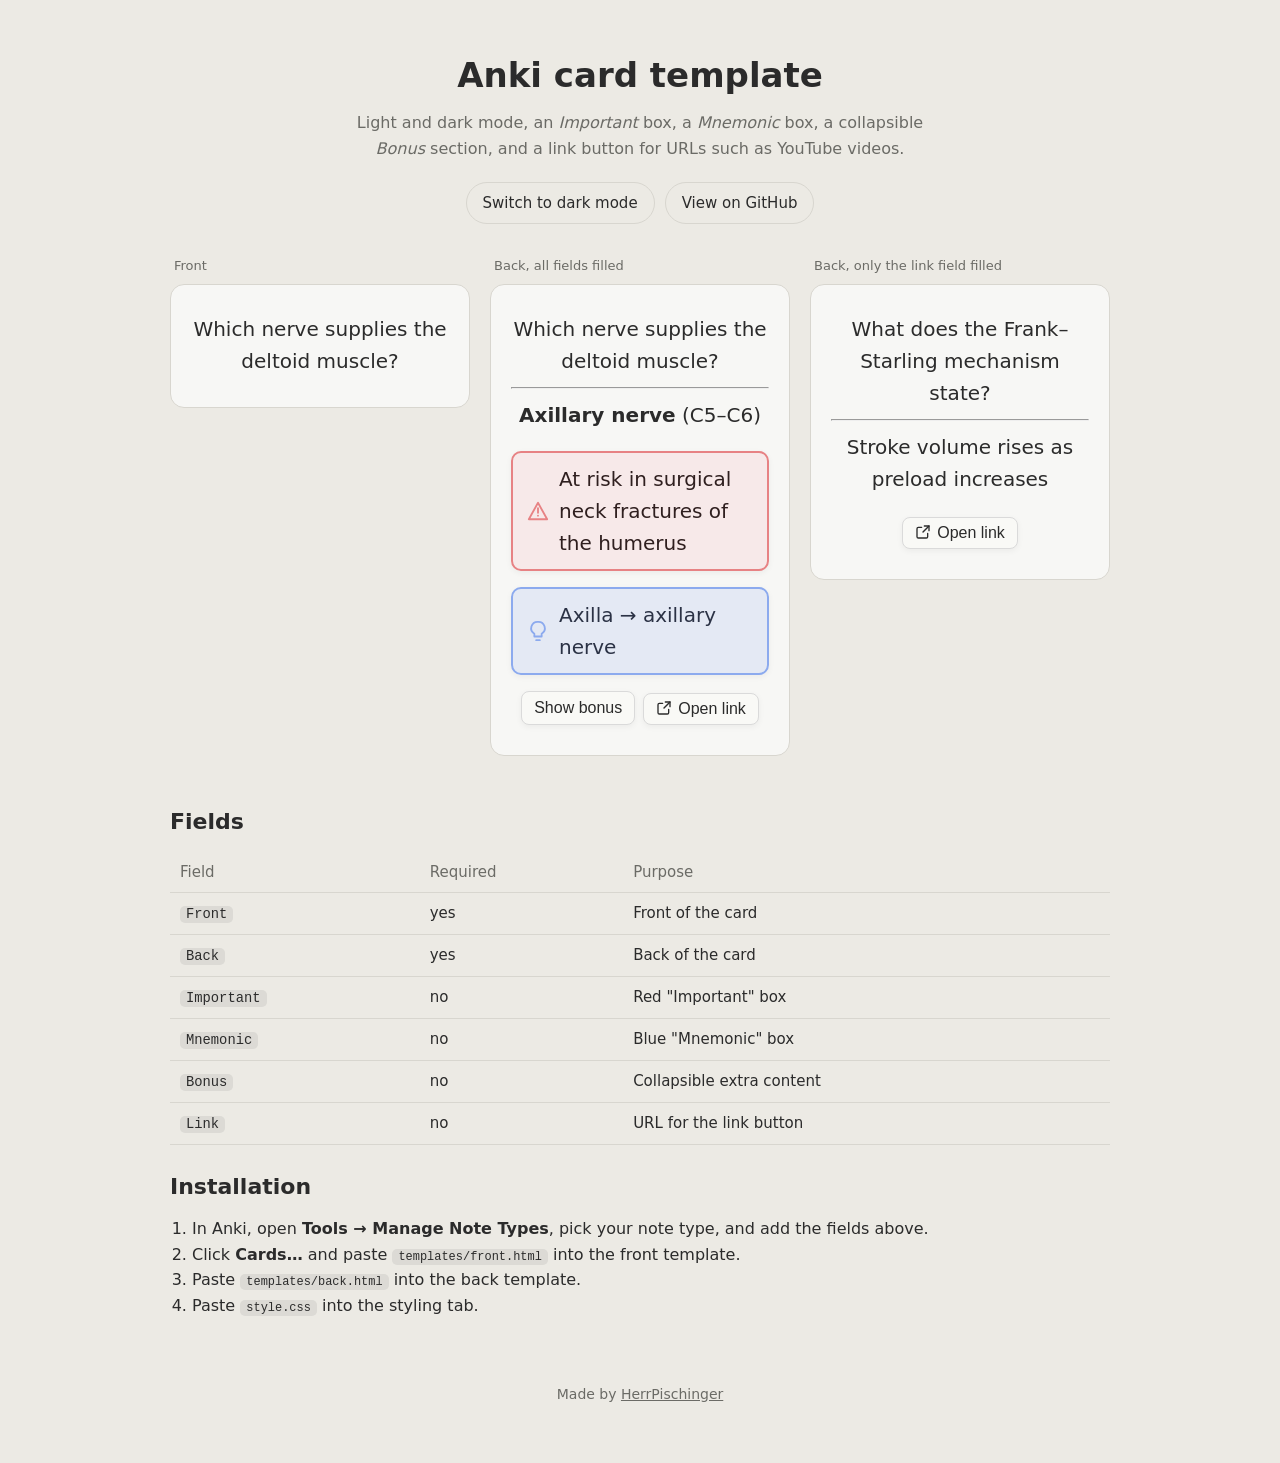
<file: index.html>
<!doctype html>
<html lang="en">
<head>
<meta charset="utf-8">
<meta name="viewport" content="width=device-width, initial-scale=1">
<title>Anki card template</title>
<meta name="description" content="A clean Anki card template with light and dark mode, important and mnemonic boxes, a collapsible bonus section, and a link button.">
<link rel="stylesheet" href="style.css">
<style>
  :root { --page: #eceae4; --ink: #2b2b2b; --muted: #6b6b66; --line: #d8d6cf; }
  body.dark { --page: #1d1e20; --ink: #e6e6e6; --muted: #9a9a9a; --line: #3a3b3f; }
  * { box-sizing: border-box; }
  body { margin: 0; background: var(--page); color: var(--ink); font-family: "Atkinson Hyperlegible Next", "Atkinson Hyperlegible", system-ui, -apple-system, "Segoe UI", sans-serif; line-height: 1.6; }
  main { max-width: 980px; margin: 0 auto; padding: 48px 20px 64px; }
  header { text-align: center; margin-bottom: 32px; }
  h1 { font-size: 34px; margin: 0 0 8px; font-weight: 600; }
  header p { margin: 0 auto 20px; max-width: 620px; color: var(--muted); }
  .actions { display: flex; gap: 10px; justify-content: center; flex-wrap: wrap; }
  .pill { display: inline-flex; align-items: center; gap: 6px; padding: 8px 16px; border-radius: 999px; border: 1px solid var(--line); background: transparent; color: var(--ink); font: inherit; font-size: 15px; text-decoration: none; cursor: pointer; }
  .pill:hover { border-color: var(--muted); }
  .grid { display: grid; grid-template-columns: repeat(auto-fit, minmax(300px, 1fr)); gap: 20px; margin: 32px 0 48px; align-items: start; }
  figure { margin: 0; }
  figcaption { font-size: 13px; color: var(--muted); margin: 0 0 8px 4px; }
  .demo.card { padding: 28px 20px 30px; border-radius: 14px; font-size: 20px; border: 1px solid var(--line); }
  section h2 { font-size: 22px; margin: 0 0 12px; font-weight: 600; }
  ol, ul.plain { padding-left: 22px; margin: 0 0 24px; }
  code { background: rgba(127,127,127,.15); padding: 1px 6px; border-radius: 5px; font-size: .92em; }
  table { border-collapse: collapse; width: 100%; margin: 0 0 24px; font-size: 15px; }
  th, td { text-align: left; padding: 8px 10px; border-bottom: 1px solid var(--line); }
  th { color: var(--muted); font-weight: 500; }
  footer { text-align: center; color: var(--muted); font-size: 14px; margin-top: 40px; }
  footer a { color: inherit; }
</style>
</head>
<body>
<main>
  <header>
    <h1>Anki card template</h1>
    <p>Light and dark mode, an <em>Important</em> box, a <em>Mnemonic</em> box, a collapsible <em>Bonus</em> section, and a link button for URLs such as YouTube videos.</p>
    <div class="actions">
      <button class="pill" id="theme" type="button">Switch to dark mode</button>
      <a class="pill" href="https://github.com/HerrPischinger/anki-card-template">View on GitHub</a>
    </div>
  </header>

  <div class="grid">
    <figure>
      <figcaption>Front</figcaption>
      <div class="demo card">
        <div>Which nerve supplies the deltoid muscle?</div>
      </div>
    </figure>

    <figure>
      <figcaption>Back, all fields filled</figcaption>
      <div class="demo card">
        <div>Which nerve supplies the deltoid muscle?</div>
        <hr>
        <div><b>Axillary nerve</b> (C5–C6)</div>
        <div class="content-wrapper">
          <div class="important-box-wrapper">
            <div class="important-box">
              <span class="important-icon">
                <svg xmlns="http://www.w3.org/2000/svg" viewBox="0 0 24 24" fill="none" stroke="currentColor" stroke-width="2" stroke-linecap="round" stroke-linejoin="round" width="22" height="22"><path d="M12 3L2 21h20L12 3z"/><line x1="12" y1="9" x2="12" y2="14"/><line x1="12" y1="17" x2="12" y2="17.1"/></svg>
              </span>
              <span>At risk in surgical neck fractures of the humerus</span>
            </div>
          </div>
          <div class="mnemonic-box-wrapper">
            <div class="mnemonic-box">
              <span class="mnemonic-icon">
                <svg xmlns="http://www.w3.org/2000/svg" viewBox="0 0 24 24" fill="none" stroke="currentColor" stroke-width="2" stroke-linecap="round" stroke-linejoin="round" width="22" height="22"><path d="M9 18h6M10 22h4M12 2a7 7 0 0 0-4 13v3h8v-3a7 7 0 0 0-4-13z"/></svg>
              </span>
              <span>Axilla → axillary nerve</span>
            </div>
          </div>
          <div class="button-row"><button class="bonus-btn" id="bonusBtn" type="button">Show bonus</button><a class="link-btn" href="https://www.youtube.com/" target="_blank" rel="noopener"><button type="button" class="bonus-btn"><svg xmlns="http://www.w3.org/2000/svg" viewBox="0 0 24 24" fill="none" stroke="currentColor" stroke-width="2" stroke-linecap="round" stroke-linejoin="round" width="16" height="16"><path d="M14 3h7v7"/><path d="M21 3l-9 9"/><path d="M19 14v5a2 2 0 0 1-2 2H5a2 2 0 0 1-2-2V7a2 2 0 0 1 2-2h5"/></svg>Open link</button></a></div>
          <div class="bonus-content" id="bonusContent">Loss of function: abduction beyond 15° is weakened, and sensation is lost over the lateral upper arm.</div>
        </div>
      </div>
    </figure>

    <figure>
      <figcaption>Back, only the link field filled</figcaption>
      <div class="demo card">
        <div>What does the Frank–Starling mechanism state?</div>
        <hr>
        <div>Stroke volume rises as preload increases</div>
        <div class="content-wrapper">
          <div class="button-row"><a class="link-btn" href="https://www.youtube.com/" target="_blank" rel="noopener"><button type="button" class="bonus-btn"><svg xmlns="http://www.w3.org/2000/svg" viewBox="0 0 24 24" fill="none" stroke="currentColor" stroke-width="2" stroke-linecap="round" stroke-linejoin="round" width="16" height="16"><path d="M14 3h7v7"/><path d="M21 3l-9 9"/><path d="M19 14v5a2 2 0 0 1-2 2H5a2 2 0 0 1-2-2V7a2 2 0 0 1 2-2h5"/></svg>Open link</button></a></div>
        </div>
      </div>
    </figure>
  </div>

  <section>
    <h2>Fields</h2>
    <table>
      <tr><th>Field</th><th>Required</th><th>Purpose</th></tr>
      <tr><td><code>Front</code></td><td>yes</td><td>Front of the card</td></tr>
      <tr><td><code>Back</code></td><td>yes</td><td>Back of the card</td></tr>
      <tr><td><code>Important</code></td><td>no</td><td>Red "Important" box</td></tr>
      <tr><td><code>Mnemonic</code></td><td>no</td><td>Blue "Mnemonic" box</td></tr>
      <tr><td><code>Bonus</code></td><td>no</td><td>Collapsible extra content</td></tr>
      <tr><td><code>Link</code></td><td>no</td><td>URL for the link button</td></tr>
    </table>
  </section>

  <section>
    <h2>Installation</h2>
    <ol>
      <li>In Anki, open <b>Tools → Manage Note Types</b>, pick your note type, and add the fields above.</li>
      <li>Click <b>Cards…</b> and paste <code>templates/front.html</code> into the front template.</li>
      <li>Paste <code>templates/back.html</code> into the back template.</li>
      <li>Paste <code>style.css</code> into the styling tab.</li>
    </ol>
  </section>

  <footer>Made by <a href="https://github.com/HerrPischinger">HerrPischinger</a></footer>
</main>
<script>
(function () {
  var body = document.body, cards = document.querySelectorAll('.demo.card');
  var themeBtn = document.getElementById('theme');
  themeBtn.addEventListener('click', function () {
    var dark = body.classList.toggle('dark');
    cards.forEach(function (c) { c.classList.toggle('nightMode', dark); });
    themeBtn.textContent = dark ? 'Switch to light mode' : 'Switch to dark mode';
  });
  var bonus = document.getElementById('bonusContent'), bonusBtn = document.getElementById('bonusBtn');
  bonusBtn.addEventListener('click', function () {
    var open = bonus.classList.toggle('open');
    bonusBtn.textContent = open ? 'Hide bonus' : 'Show bonus';
  });
})();
</script>
</body>
</html>
</file>
<file: style.css>
/* =========================================================
   LIGHT MODE (BASE)
   ========================================================= */

.card {
    font-family: "Atkinson Hyperlegible Next", "Atkinson Hyperlegible", system-ui, -apple-system, "Segoe UI", sans-serif;
    font-size: 20px;
    line-height: 1.6;

    color: #2b2b2b;
    background-color: #f7f7f5;

    text-align: center;
    overflow-wrap: break-word;
    -webkit-font-smoothing: antialiased;
}


/* =========================================================
   DARK MODE (BASE)
   ========================================================= */

.nightMode.card {
    background-color: #2a2b2e;
    color: #dcdcdc;
}


/* =========================================================
   WRAPPER FOR EXTRA BOXES
   ========================================================= */

.content-wrapper {
    margin-top: 20px;
    display: flex;
    flex-direction: column;
    align-items: center;
    gap: 16px;
}


/* =========================================================
   IMPORTANT BOX (RED)
   ========================================================= */

.important-box-wrapper {
    width: auto;
    display: flex;
    justify-content: center;
}

.important-box {
    background-color: rgba(245, 192, 193, 0.25);
    border: 2px solid #e78284;
    color: #2f1f1f;

    padding: 10px 14px;
    border-radius: 10px;

    display: inline-flex;
    align-items: center;
    gap: 10px;

    text-align: left;
    box-shadow: 0 2px 6px rgba(0,0,0,0.05);
}

.nightMode .important-box {
    background-color: rgba(231, 130, 132, 0.22);
    border-color: #f2a1a3;
    color: #f1eaea;
}


/* =========================================================
   MNEMONIC BOX (BLUE)
   ========================================================= */

.mnemonic-box-wrapper {
    width: auto;
    display: flex;
    justify-content: center;
}

.mnemonic-box {
    background-color: rgba(170, 190, 240, 0.25);
    border: 2px solid #8caaee;
    color: #2b3245;

    padding: 10px 14px;
    border-radius: 10px;

    display: inline-flex;
    align-items: center;
    gap: 10px;

    text-align: left;
    box-shadow: 0 2px 6px rgba(0,0,0,0.05);
}

.nightMode .mnemonic-box {
    background-color: rgba(140, 170, 238, 0.18);
    border-color: #a9c0ff;
    color: #e8ecf7;
}


/* =========================================================
   ICONS (color is applied via currentColor in the SVG)
   ========================================================= */

.important-icon,
.mnemonic-icon {
    display: flex;
    align-items: center;
    justify-content: center;
    flex-shrink: 0;
}

.important-icon { color: #e78284; }
.nightMode .important-icon { color: #f2a1a3; }

.mnemonic-icon { color: #8caaee; }
.nightMode .mnemonic-icon { color: #a9c0ff; }


/* =========================================================
   BUTTONS (BONUS + LINK) AND BONUS CONTENT
   ========================================================= */

/* Hidden automatically when neither button is rendered */
.button-row {
    display: flex;
    flex-wrap: wrap;
    justify-content: center;
    gap: 8px;
}

.button-row:empty {
    display: none;
}

/* Bonus button and link button share this style.
   The link button is a real <button> inside an <a>, so both render identically. */
.bonus-btn {
    background-color: #f9f9f6;
    color: #2b2b2b;

    border: 1px solid #dadada;
    padding: 6px 12px;
    border-radius: 8px;
    cursor: pointer;
    font-size: 16px;

    box-shadow: 0 2px 6px rgba(0,0,0,0.05);
}

.bonus-btn:hover {
    background-color: #f0f0eb;
}

.bonus-btn svg {
    vertical-align: -2px;
    margin-right: 6px;
}

/* Link wrapper around the button: no underline, no extra spacing */
a.link-btn,
a.link-btn:visited,
a.link-btn:hover {
    text-decoration: none;
    display: inline-block;
}

.nightMode .bonus-btn {
    background-color: #3a3b3f;
    color: #dcdcdc;
    border: 1px solid #4a4b50;
}

.nightMode .bonus-btn:hover {
    background-color: #4a4b50;
}

/* Collapsible bonus content (toggled via the .open class) */
.bonus-content {
    display: none;

    background-color: #f9f9f6;
    color: #2b2b2b;

    border-radius: 8px;
    padding: 10px;
    border: 1px solid #dadada;

    box-shadow: 0 2px 6px rgba(0,0,0,0.05);
}

.bonus-content.open {
    display: block;
}

.nightMode .bonus-content {
    background-color: #323337;
    color: #dcdcdc;
    border: 1px solid #4a4b50;
}


/* =========================================================
   LISTS
   ========================================================= */

ul,
ol {
    text-align: left;
    display: inline-block;
}


/* =========================================================
   IMAGES
   ========================================================= */

img {
    max-width: 75%;
    height: auto;
}
</file>
